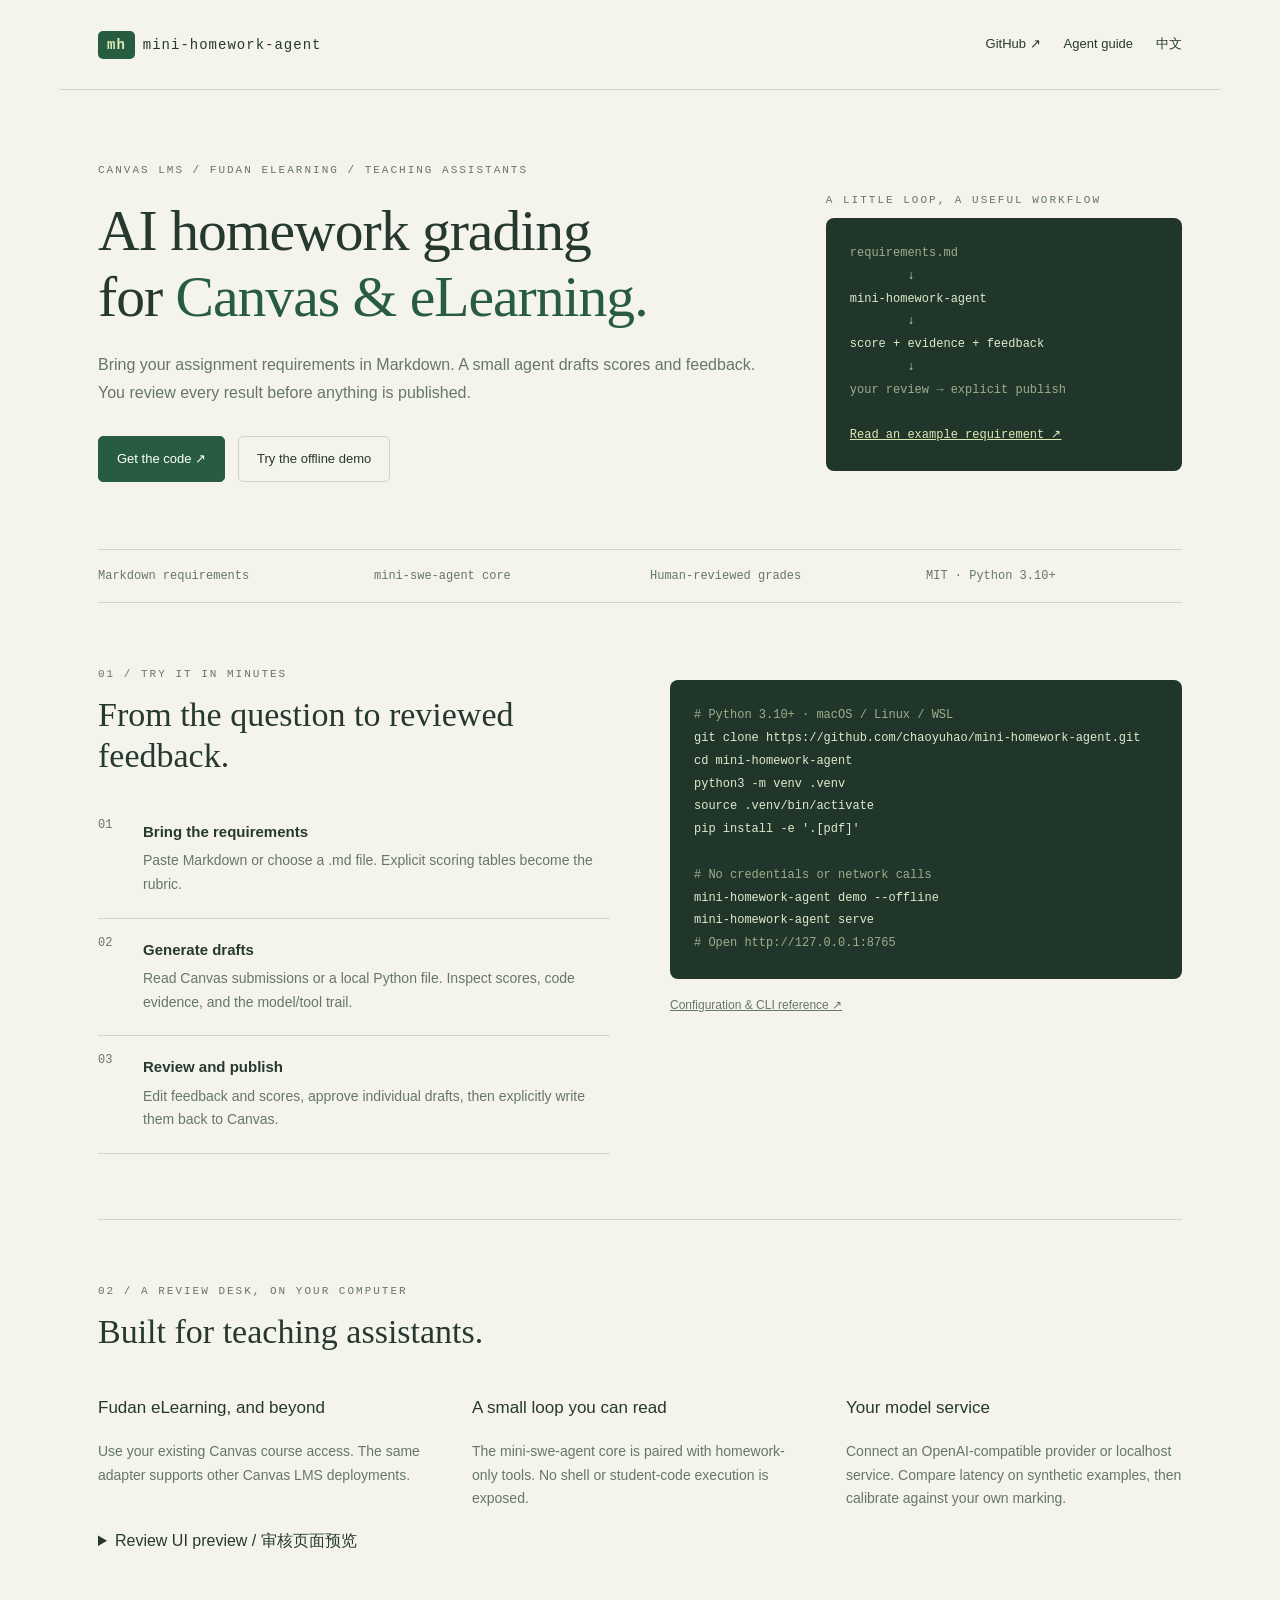
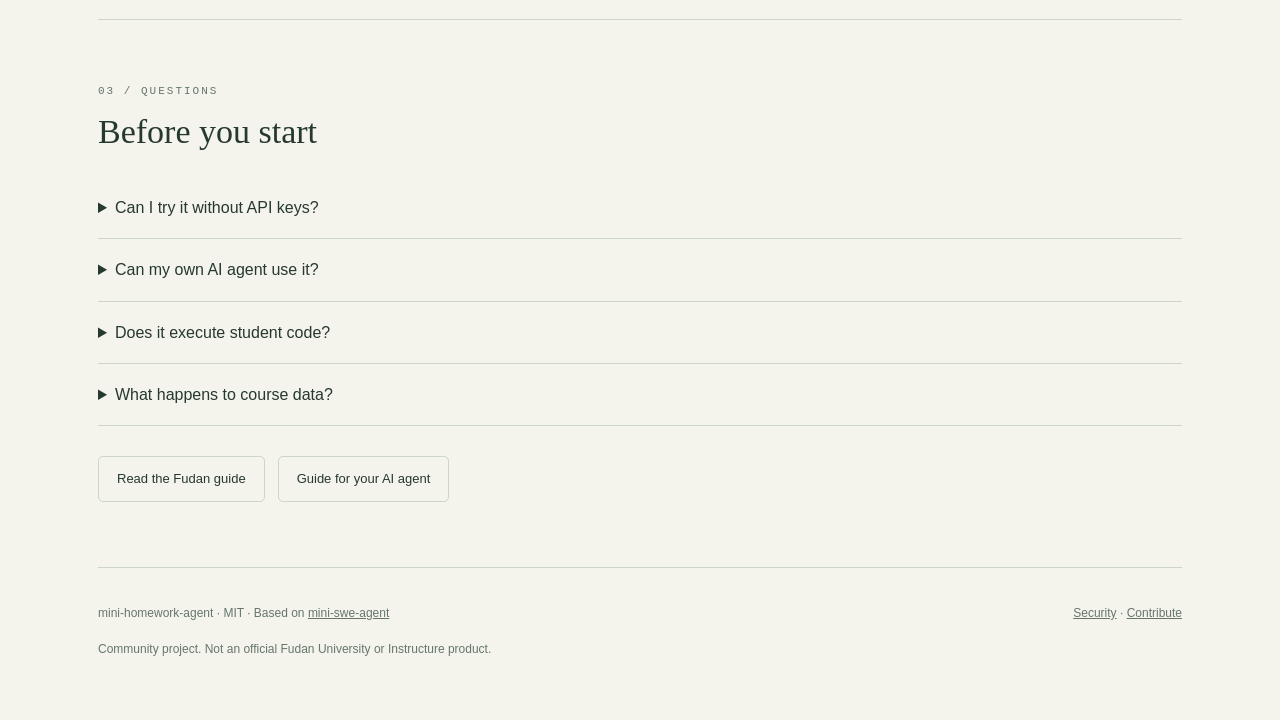
<file: docs/index.html>
<!doctype html>
<html lang="en"><head><meta charset="utf-8"><meta name="viewport" content="width=device-width,initial-scale=1">
<title>Canvas AI Homework Grading - mini-homework-agent</title><meta name="description" content="A tiny AI homework grading agent for Canvas LMS and Fudan eLearning. Bring Markdown requirements, review rubric-based feedback, and publish approved grades.">
<link rel="canonical" href="https://chaoyuhao.github.io/mini-homework-agent/"><link rel="alternate" hreflang="en" href="https://chaoyuhao.github.io/mini-homework-agent/"><link rel="alternate" hreflang="zh-CN" href="https://chaoyuhao.github.io/mini-homework-agent/zh/"><link rel="alternate" hreflang="x-default" href="https://chaoyuhao.github.io/mini-homework-agent/">
<meta property="og:type" content="website"><meta property="og:title" content="Canvas AI Homework Grading - mini-homework-agent"><meta property="og:description" content="A tiny AI homework grading agent for Canvas LMS and Fudan eLearning. Bring Markdown requirements, review rubric-based feedback, and publish approved grades."><meta property="og:url" content="https://chaoyuhao.github.io/mini-homework-agent/"><meta property="og:image" content="https://chaoyuhao.github.io/mini-homework-agent/review-preview.jpg"><meta property="og:site_name" content="mini-homework-agent">
<meta name="twitter:card" content="summary_large_image"><meta name="twitter:title" content="Canvas AI Homework Grading - mini-homework-agent"><meta name="twitter:description" content="A tiny AI homework grading agent for Canvas LMS and Fudan eLearning. Bring Markdown requirements, review rubric-based feedback, and publish approved grades."><meta name="twitter:image" content="https://chaoyuhao.github.io/mini-homework-agent/review-preview.jpg">
<link rel="stylesheet" href="site.css"><script type="application/ld+json">{"@context": "https://schema.org", "@type": ["SoftwareApplication", "SoftwareSourceCode"], "name": "mini-homework-agent", "description": "A tiny AI homework grading agent for Canvas LMS and Fudan eLearning. Bring Markdown requirements, review rubric-based feedback, and publish approved grades.", "url": "https://chaoyuhao.github.io/mini-homework-agent/", "codeRepository": "https://github.com/chaoyuhao/mini-homework-agent", "applicationCategory": "EducationalApplication", "operatingSystem": "macOS, Linux, WSL", "softwareVersion": "0.2.0", "license": "https://github.com/chaoyuhao/mini-homework-agent/blob/main/LICENSE", "isAccessibleForFree": true, "inLanguage": "en"}</script></head>
<body><header><a class="wordmark" href="https://chaoyuhao.github.io/mini-homework-agent/"><b>mh</b>mini-homework-agent</a><nav><a href="https://github.com/chaoyuhao/mini-homework-agent">GitHub ↗</a><a href="https://github.com/chaoyuhao/mini-homework-agent/blob/main/docs/agent-integration.md">Agent guide</a><a href="https://chaoyuhao.github.io/mini-homework-agent/zh/">中文</a></nav></header>
<main><section class="hero"><div><div class="kicker">Canvas LMS / Fudan eLearning / Teaching assistants</div><h1>AI homework grading<br>for <span>Canvas &amp; eLearning.</span></h1><p>Bring your assignment requirements in Markdown. A small agent drafts scores and feedback. You review every result before anything is published.</p><div class="buttons"><a class="button main" href="https://github.com/chaoyuhao/mini-homework-agent">Get the code ↗</a><a class="button" href="#start">Try the offline demo</a></div></div><div class="recipe"><div class="kicker">A little loop, a useful workflow</div><pre class="terminal"><span class="dim">requirements.md</span>
        ↓
mini-homework-agent
        ↓
score + evidence + feedback
        ↓
<span class="dim">your review → explicit publish</span>

<a href="https://github.com/chaoyuhao/mini-homework-agent/blob/main/examples/sum_even.md">Read an example requirement ↗</a></pre></div></section>
<div class="strip"><span>Markdown requirements</span><span>mini-swe-agent core</span><span>Human-reviewed grades</span><span>MIT · Python 3.10+</span></div>
<section class="section columns" id="start"><div><div class="kicker">01 / Try it in minutes</div><h2>From the question to reviewed feedback.</h2><ol class="steps"><li><span>01</span><div><b>Bring the requirements</b><p>Paste Markdown or choose a .md file. Explicit scoring tables become the rubric.</p></div></li><li><span>02</span><div><b>Generate drafts</b><p>Read Canvas submissions or a local Python file. Inspect scores, code evidence, and the model/tool trail.</p></div></li><li><span>03</span><div><b>Review and publish</b><p>Edit feedback and scores, approve individual drafts, then explicitly write them back to Canvas.</p></div></li></ol></div><div><pre class="terminal"><span class="dim"># Python 3.10+ · macOS / Linux / WSL</span>
git clone https://github.com/chaoyuhao/mini-homework-agent.git
cd mini-homework-agent
python3 -m venv .venv
source .venv/bin/activate
pip install -e '.[pdf]'

<span class="dim"># No credentials or network calls</span>
mini-homework-agent demo --offline
mini-homework-agent serve
<span class="dim"># Open http://127.0.0.1:8765</span></pre><p class="note"><a href="https://github.com/chaoyuhao/mini-homework-agent/blob/main/README.md">Configuration &amp; CLI reference ↗</a></p></div></section>
<section class="section"><div class="kicker">02 / A review desk, on your computer</div><h2>Built for teaching assistants.</h2><div class="features"><article><h3>Fudan eLearning, and beyond</h3><p>Use your existing Canvas course access. The same adapter supports other Canvas LMS deployments.</p></article><article><h3>A small loop you can read</h3><p>The mini-swe-agent core is paired with homework-only tools. No shell or student-code execution is exposed.</p></article><article><h3>Your model service</h3><p>Connect an OpenAI-compatible provider or localhost service. Compare latency on synthetic examples, then calibrate against your own marking.</p></article></div><details><summary>Review UI preview / 审核页面预览</summary><img class="preview" src="review-preview.jpg" alt="mini-homework-agent Canvas homework review desk with synthetic Python examples and Markdown requirements" width="1265" height="1451" loading="lazy"><p class="note">Review UI shown with synthetic student examples. UI is currently in Chinese; documentation is bilingual.</p></details></section>
<section class="section faq"><div class="kicker">03 / Questions</div><h2>Before you start</h2><details><summary>Can I try it without API keys?</summary><p>Yes. The offline demo uses two fixed, synthetic examples and cannot publish to a real course. It demonstrates the review workflow, not model accuracy.</p></details><details><summary>Can my own AI agent use it?</summary><p>Yes. The CLI accepts course and assignment IDs plus a Markdown requirements file. The agent-integration guide explains draft creation and the separate human-approval boundary.</p></details><details><summary>Does it execute student code?</summary><p>No. The current version reads supported files and can inspect Python AST syntax. It does not run tests or detect plagiarism. Optional local OCR reads screenshots and document images. Static suggestions still require review.</p></details><details><summary>What happens to course data?</summary><p>Your configured model service receives requirements and submission text. Credentials and student metadata are omitted; personal information inside the submitted text may still be sent. Drafts and trajectories stay local.</p></details><div class="buttons"><a class="button" href="https://github.com/chaoyuhao/mini-homework-agent/blob/main/docs/fudan-elearning.md">Read the Fudan guide</a><a class="button" href="https://github.com/chaoyuhao/mini-homework-agent/blob/main/docs/agent-integration.md">Guide for your AI agent</a></div></section>
</main><footer><div class="footer-row"><span>mini-homework-agent · MIT · Based on <a href="https://github.com/SWE-agent/mini-swe-agent">mini-swe-agent</a></span><span><a href="https://github.com/chaoyuhao/mini-homework-agent/blob/main/SECURITY.md">Security</a> · <a href="https://github.com/chaoyuhao/mini-homework-agent/blob/main/CONTRIBUTING.md">Contribute</a></span></div><p>Community project. Not an official Fudan University or Instructure product.</p></footer></body></html>
</file>
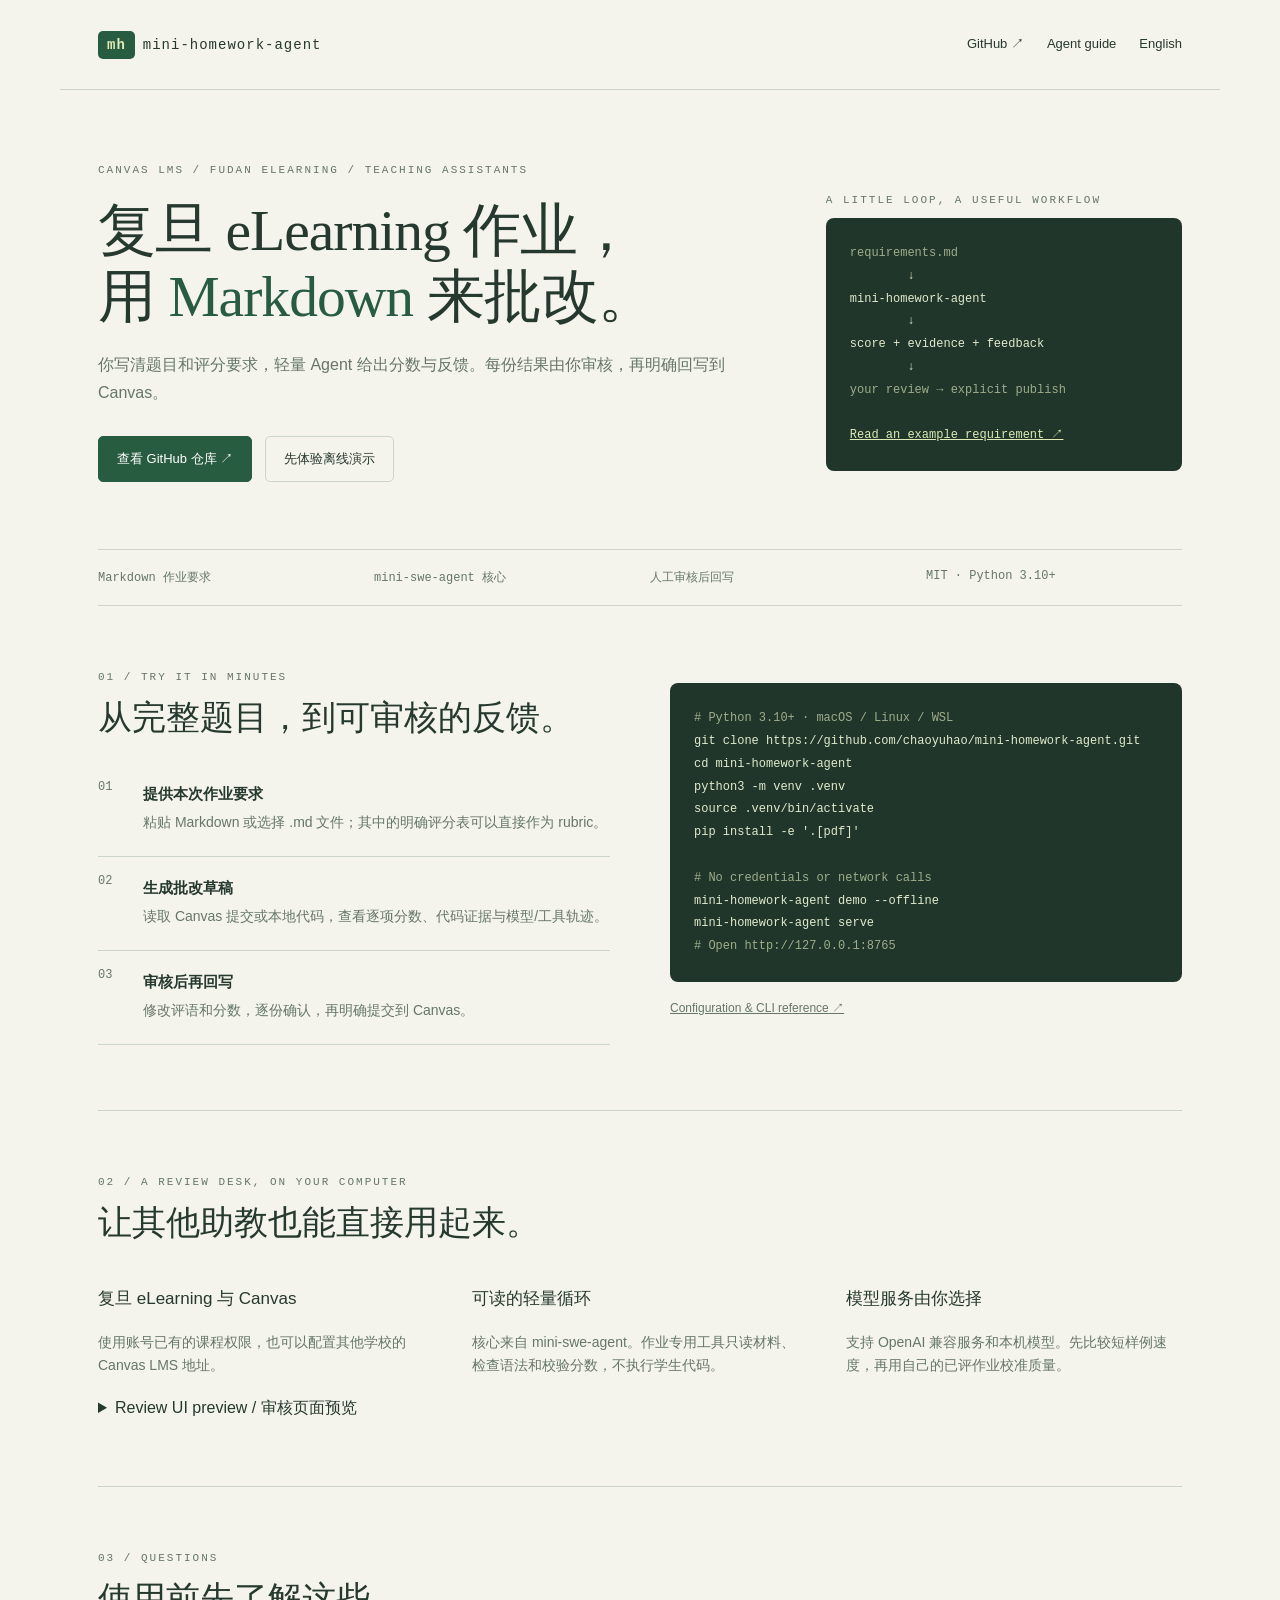
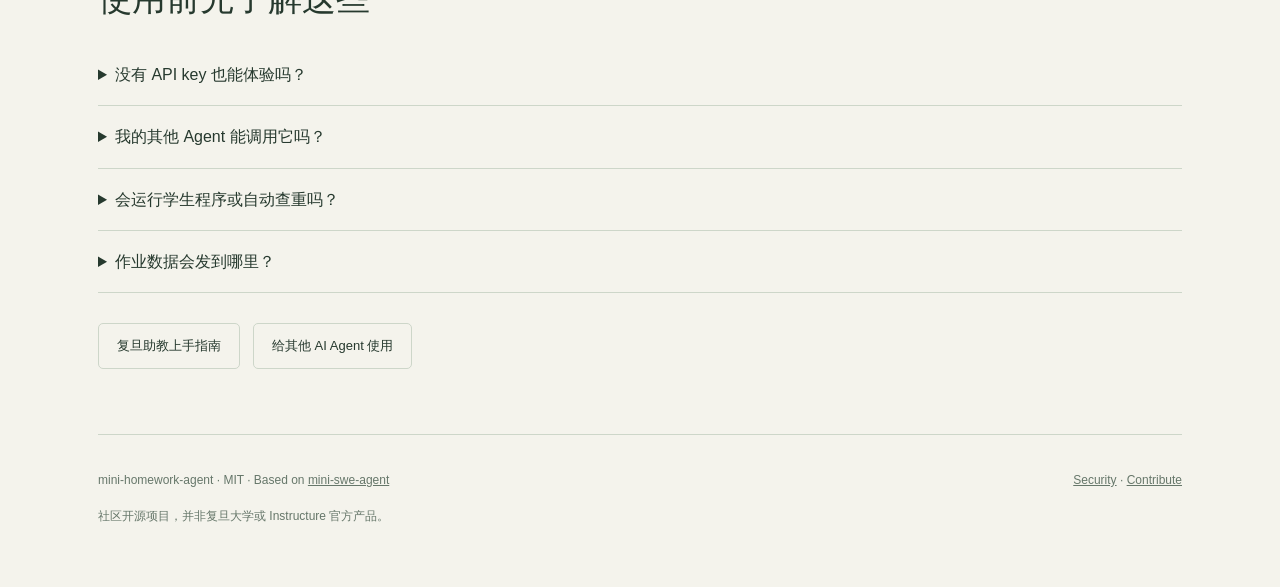
<file: docs/zh/index.html>
<!doctype html>
<html lang="zh-CN"><head><meta charset="utf-8"><meta name="viewport" content="width=device-width,initial-scale=1">
<title>复旦 eLearning 与 Canvas AI 作业批改 - mini-homework-agent</title><meta name="description" content="mini-homework-agent 是复旦 eLearning 和 Canvas LMS 的 AI 作业批改助手。用 Markdown 提供题目和评分标准，生成分数、代码依据与评语，助教人工审核后再回写成绩。">
<link rel="canonical" href="https://chaoyuhao.github.io/mini-homework-agent/zh/"><link rel="alternate" hreflang="en" href="https://chaoyuhao.github.io/mini-homework-agent/"><link rel="alternate" hreflang="zh-CN" href="https://chaoyuhao.github.io/mini-homework-agent/zh/"><link rel="alternate" hreflang="x-default" href="https://chaoyuhao.github.io/mini-homework-agent/">
<meta property="og:type" content="website"><meta property="og:title" content="复旦 eLearning 与 Canvas AI 作业批改 - mini-homework-agent"><meta property="og:description" content="mini-homework-agent 是复旦 eLearning 和 Canvas LMS 的 AI 作业批改助手。用 Markdown 提供题目和评分标准，生成分数、代码依据与评语，助教人工审核后再回写成绩。"><meta property="og:url" content="https://chaoyuhao.github.io/mini-homework-agent/zh/"><meta property="og:image" content="https://chaoyuhao.github.io/mini-homework-agent/review-preview.jpg"><meta property="og:site_name" content="mini-homework-agent">
<meta name="twitter:card" content="summary_large_image"><meta name="twitter:title" content="复旦 eLearning 与 Canvas AI 作业批改 - mini-homework-agent"><meta name="twitter:description" content="mini-homework-agent 是复旦 eLearning 和 Canvas LMS 的 AI 作业批改助手。用 Markdown 提供题目和评分标准，生成分数、代码依据与评语，助教人工审核后再回写成绩。"><meta name="twitter:image" content="https://chaoyuhao.github.io/mini-homework-agent/review-preview.jpg">
<link rel="stylesheet" href="../site.css"><script type="application/ld+json">{"@context": "https://schema.org", "@type": ["SoftwareApplication", "SoftwareSourceCode"], "name": "mini-homework-agent", "description": "mini-homework-agent 是复旦 eLearning 和 Canvas LMS 的 AI 作业批改助手。用 Markdown 提供题目和评分标准，生成分数、代码依据与评语，助教人工审核后再回写成绩。", "url": "https://chaoyuhao.github.io/mini-homework-agent/zh/", "codeRepository": "https://github.com/chaoyuhao/mini-homework-agent", "applicationCategory": "EducationalApplication", "operatingSystem": "macOS, Linux, WSL", "softwareVersion": "0.2.0", "license": "https://github.com/chaoyuhao/mini-homework-agent/blob/main/LICENSE", "isAccessibleForFree": true, "inLanguage": "zh-CN"}</script></head>
<body><header><a class="wordmark" href="https://chaoyuhao.github.io/mini-homework-agent/zh/"><b>mh</b>mini-homework-agent</a><nav><a href="https://github.com/chaoyuhao/mini-homework-agent">GitHub ↗</a><a href="https://github.com/chaoyuhao/mini-homework-agent/blob/main/docs/agent-integration.md">Agent guide</a><a href="https://chaoyuhao.github.io/mini-homework-agent/">English</a></nav></header>
<main><section class="hero"><div><div class="kicker">Canvas LMS / Fudan eLearning / Teaching assistants</div><h1>复旦 eLearning 作业，<br>用 <span>Markdown</span> 来批改。</h1><p>你写清题目和评分要求，轻量 Agent 给出分数与反馈。每份结果由你审核，再明确回写到 Canvas。</p><div class="buttons"><a class="button main" href="https://github.com/chaoyuhao/mini-homework-agent">查看 GitHub 仓库 ↗</a><a class="button" href="#start">先体验离线演示</a></div></div><div class="recipe"><div class="kicker">A little loop, a useful workflow</div><pre class="terminal"><span class="dim">requirements.md</span>
        ↓
mini-homework-agent
        ↓
score + evidence + feedback
        ↓
<span class="dim">your review → explicit publish</span>

<a href="https://github.com/chaoyuhao/mini-homework-agent/blob/main/examples/sum_even.md">Read an example requirement ↗</a></pre></div></section>
<div class="strip"><span>Markdown 作业要求</span><span>mini-swe-agent 核心</span><span>人工审核后回写</span><span>MIT · Python 3.10+</span></div>
<section class="section columns" id="start"><div><div class="kicker">01 / Try it in minutes</div><h2>从完整题目，到可审核的反馈。</h2><ol class="steps"><li><span>01</span><div><b>提供本次作业要求</b><p>粘贴 Markdown 或选择 .md 文件；其中的明确评分表可以直接作为 rubric。</p></div></li><li><span>02</span><div><b>生成批改草稿</b><p>读取 Canvas 提交或本地代码，查看逐项分数、代码证据与模型/工具轨迹。</p></div></li><li><span>03</span><div><b>审核后再回写</b><p>修改评语和分数，逐份确认，再明确提交到 Canvas。</p></div></li></ol></div><div><pre class="terminal"><span class="dim"># Python 3.10+ · macOS / Linux / WSL</span>
git clone https://github.com/chaoyuhao/mini-homework-agent.git
cd mini-homework-agent
python3 -m venv .venv
source .venv/bin/activate
pip install -e '.[pdf]'

<span class="dim"># No credentials or network calls</span>
mini-homework-agent demo --offline
mini-homework-agent serve
<span class="dim"># Open http://127.0.0.1:8765</span></pre><p class="note"><a href="https://github.com/chaoyuhao/mini-homework-agent/blob/main/README.md">Configuration &amp; CLI reference ↗</a></p></div></section>
<section class="section"><div class="kicker">02 / A review desk, on your computer</div><h2>让其他助教也能直接用起来。</h2><div class="features"><article><h3>复旦 eLearning 与 Canvas</h3><p>使用账号已有的课程权限，也可以配置其他学校的 Canvas LMS 地址。</p></article><article><h3>可读的轻量循环</h3><p>核心来自 mini-swe-agent。作业专用工具只读材料、检查语法和校验分数，不执行学生代码。</p></article><article><h3>模型服务由你选择</h3><p>支持 OpenAI 兼容服务和本机模型。先比较短样例速度，再用自己的已评作业校准质量。</p></article></div><details><summary>Review UI preview / 审核页面预览</summary><img class="preview" src="../review-preview.jpg" alt="mini-homework-agent Canvas homework review desk with synthetic Python examples and Markdown requirements" width="1265" height="1451" loading="lazy"><p class="note">截图仅使用合成学生和示例代码。当前界面为中文，文档同时提供中英文。</p></details></section>
<section class="section faq"><div class="kicker">03 / Questions</div><h2>使用前先了解这些</h2><details><summary>没有 API key 也能体验吗？</summary><p>可以。离线演示使用两份固定的合成示例，不连接模型或真实课程，也不能回写成绩。它展示审核流程，不代表 AI 准确率。</p></details><details><summary>我的其他 Agent 能调用它吗？</summary><p>可以。CLI 接收课程、作业 ID 和 Markdown 要求文件。Agent 集成指南说明如何生成草稿以及保留人工审核边界。</p></details><details><summary>会运行学生程序或自动查重吗？</summary><p>不会。当前支持文件读取与 AST 语法检查，不运行代码或查重；可选本机 OCR 读取截图和文档图片。静态评分建议仍需你审核。</p></details><details><summary>作业数据会发到哪里？</summary><p>要求与提交正文会发送到你配置的模型服务。程序不主动发送凭证和学生元数据，但正文里的个人信息仍可能包含在内。草稿和轨迹保存在本机。</p></details><div class="buttons"><a class="button" href="https://github.com/chaoyuhao/mini-homework-agent/blob/main/docs/fudan-elearning.md">复旦助教上手指南</a><a class="button" href="https://github.com/chaoyuhao/mini-homework-agent/blob/main/docs/agent-integration.md">给其他 AI Agent 使用</a></div></section>
</main><footer><div class="footer-row"><span>mini-homework-agent · MIT · Based on <a href="https://github.com/SWE-agent/mini-swe-agent">mini-swe-agent</a></span><span><a href="https://github.com/chaoyuhao/mini-homework-agent/blob/main/SECURITY.md">Security</a> · <a href="https://github.com/chaoyuhao/mini-homework-agent/blob/main/CONTRIBUTING.md">Contribute</a></span></div><p>社区开源项目，并非复旦大学或 Instructure 官方产品。</p></footer></body></html>
</file>
<file: docs/site.css>
:root{--paper:#f4f3ec;--ink:#26392e;--muted:#66776a;--line:#cdd6c9;--green:#285c40;--lime:#dfeab7}*{box-sizing:border-box}body{margin:0;background:var(--paper);color:var(--ink);font:16px/1.7 "Avenir Next","PingFang SC",sans-serif}a{color:inherit}header,main,footer{max-width:1160px;margin:auto;padding:0 38px}header{display:flex;justify-content:space-between;align-items:center;border-bottom:1px solid var(--line);height:90px}.wordmark{font:14px "SFMono-Regular",Consolas,monospace;letter-spacing:1px;text-decoration:none}.wordmark b{background:var(--green);color:var(--lime);padding:6px 9px;border-radius:5px;margin-right:8px}nav{display:flex;gap:23px;font-size:13px}nav a{text-decoration:none}.hero{display:grid;grid-template-columns:1.5fr .8fr;gap:60px;padding:74px 0 66px}.kicker{font:11px "SFMono-Regular",Consolas,monospace;letter-spacing:2px;text-transform:uppercase;color:var(--muted)}h1{font:clamp(38px,4.5vw,64px)/1.14 Georgia,"Songti SC",serif;letter-spacing:-1px;font-weight:400;margin:22px 0}h1 span{color:var(--green)}p{color:var(--muted);margin:16px 0}h2{font:34px/1.2 Georgia,"Songti SC",serif;font-weight:400;margin:15px 0 24px}.buttons{display:flex;flex-wrap:wrap;gap:13px;margin-top:30px}.button{display:inline-block;padding:11px 18px;border:1px solid var(--line);border-radius:5px;text-decoration:none;font-size:13px}.button.main{background:var(--green);border-color:var(--green);color:white}.recipe{padding-top:30px}.terminal{background:#20362a;color:#e0eacc;border-radius:8px;padding:24px;font:12px/1.9 "SFMono-Regular",Consolas,monospace;overflow-x:auto;white-space:pre-wrap;overflow-wrap:anywhere}.terminal .dim{color:#9ead8b}.terminal a{color:#dfeab7}.strip{display:grid;grid-template-columns:repeat(4,1fr);border-top:1px solid var(--line);border-bottom:1px solid var(--line);padding:19px 0;gap:20px;font:12px monospace;color:var(--muted)}.section{padding:65px 0;border-bottom:1px solid var(--line)}.columns{display:grid;grid-template-columns:1fr 1fr;gap:60px}.steps{list-style:none;padding:0;margin:0}.steps li{padding:17px 0;border-bottom:1px solid var(--line);display:grid;grid-template-columns:35px 1fr;gap:10px}.steps b{font-size:15px}.steps span{font:12px monospace;color:var(--muted)}.steps p{font-size:14px;margin:4px 0}.preview{width:100%;height:auto;border-radius:8px;border:1px solid var(--line);display:block}.features{display:grid;grid-template-columns:repeat(3,1fr);gap:38px}.features h3{font-size:17px;font-weight:500}.features p{font-size:14px}.faq details{padding:17px 0;border-bottom:1px solid var(--line)}summary{cursor:pointer;font-weight:500}.faq p{font-size:14px;max-width:850px}.note{font-size:12px}.search-help{font-size:13px}footer{padding-top:35px;padding-bottom:40px;color:var(--muted);font-size:12px}.footer-row{display:flex;justify-content:space-between;gap:20px}code{font-family:Consolas,monospace;font-size:.85em}a:hover{color:#497039}.button.main:hover{color:var(--lime)}@media(max-width:760px){header,main,footer{padding-left:22px;padding-right:22px}header{height:auto;min-height:80px;gap:15px;padding-top:15px;padding-bottom:15px}nav{gap:12px;flex-wrap:wrap}.hero{grid-template-columns:1fr;gap:10px;padding:45px 0}.recipe{padding:0}.columns,.features{grid-template-columns:1fr;gap:24px}.strip{grid-template-columns:1fr 1fr}.section{padding:45px 0}.footer-row{flex-direction:column}}@media(prefers-reduced-motion:no-preference){.hero{animation:arrive .45s ease-out}@keyframes arrive{from{opacity:.2;transform:translateY(10px)}to{opacity:1;transform:translateY(0)}}}
</file>
